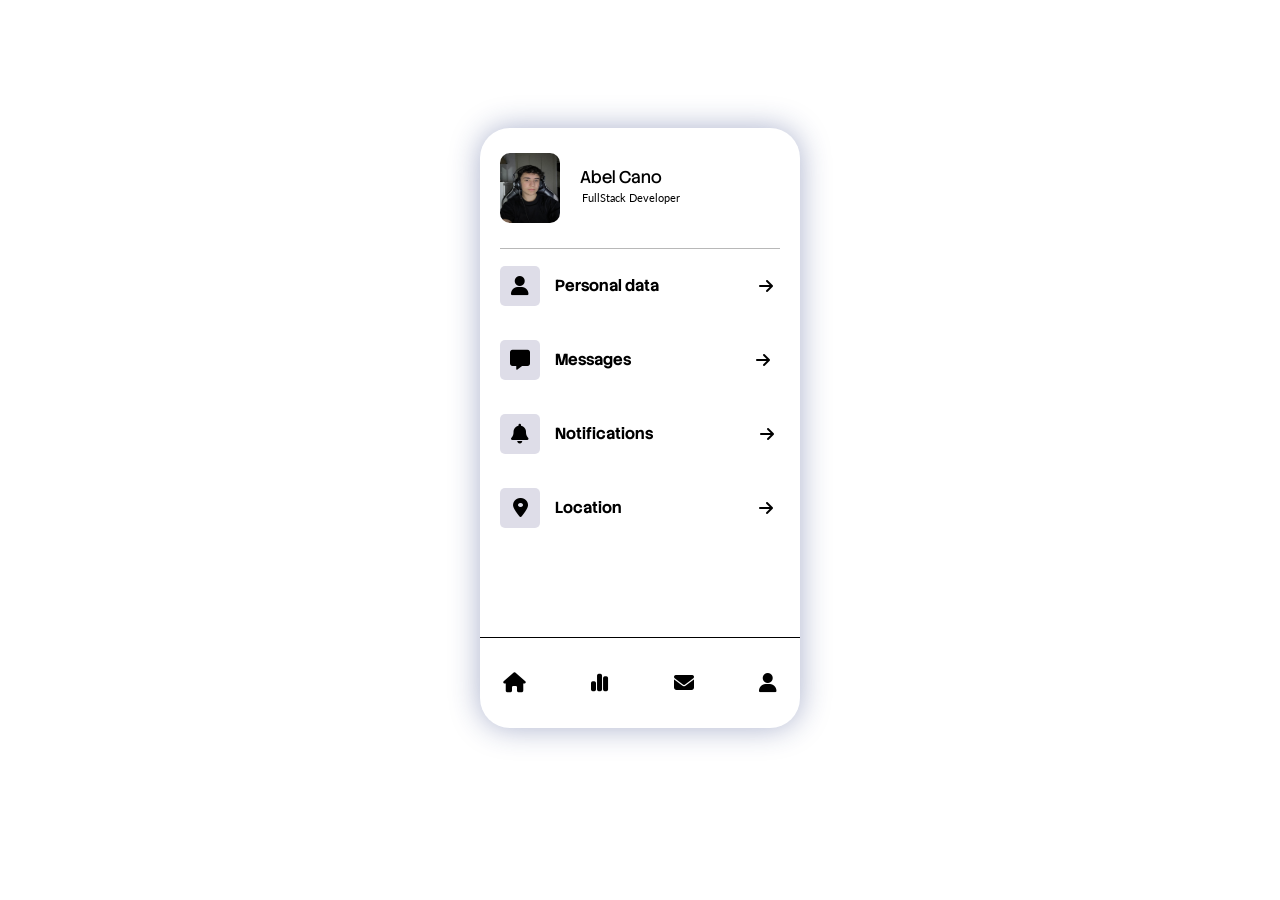
<file: index.html>
<!DOCTYPE html>
<html lang="en">
<head>
    <meta charset="UTF-8">
    <meta name="viewport" content="width=device-width, initial-scale=1.0">
    <title>MobileNav</title>
    <link rel="stylesheet" href="style.css">
    <link rel="preconnect" href="https://fonts.googleapis.com">
<link rel="preconnect" href="https://fonts.gstatic.com" crossorigin>
<link href="https://fonts.googleapis.com/css2?family=Lato:ital,wght@0,100;0,300;0,400;0,700;0,900;1,100;1,300;1,400;1,700;1,900&family=Raleway:ital,wght@0,100..900;1,100..900&family=Stack+Sans+Headline:wght@200..700&display=swap" rel="stylesheet">
 <link rel="stylesheet" href="https://cdnjs.cloudflare.com/ajax/libs/font-awesome/6.4.0/css/all.min.css">
</head>
<body>
    <div class="page">
    <div class="mobile">
        <div class="header">
            <img src="foto-persona.jpeg" width="60px" height="70px">
            <h1>Abel Cano</h1>
            <h6>FullStack Developer</h6>
            </div>
            <div class="navbar">
                    <a href="./personal-data.html">
                        <div class="apartado1">
                            <i id="icono1" class="fa-solid fa-user"></i>
                            <h2>Personal data</h2>
                            <i id="flecha1" class="fa-solid fa-arrow-right"></i>
                         </div>
                    </a>
                    <a href="./messages.html">
                        <div class="apartado2" >
                            <i id="icono2" class="fa-solid fa-message"></i>
                            <h2>Messages</h2>
                            <i id="flecha2" class="fa-solid fa-arrow-right"></i>
                        </div>
                    </a>
                     <a href="./notifications.html">
                        <div class="apartado3" >
                            <i id="icono3" class="fa-solid fa-bell"></i>
                            <h2>Notifications</h2>
                            <i id="flecha3" class="fa-solid fa-arrow-right"></i>
                        </div>
                    </a>
                    <a href="#">
                        <div class="apartado4">
                            <i id="icono4" class="fa-solid fa-location-dot"></i>
                            <h2>Location</h2>
                            <i id="flecha4" class="fa-solid fa-arrow-right"></i>
                        </div>
                    </a>
            </div>
              <div class="navbar-down">
                <i class="fa-solid fa-house"></i>
                   <i class="fa-solid fa-chart-simple"></i>
                   <i class="fa-solid fa-envelope"></i>
                <i class="fa-solid fa-user"></i>
    </div>

</div>
</body>
</html>
</file>
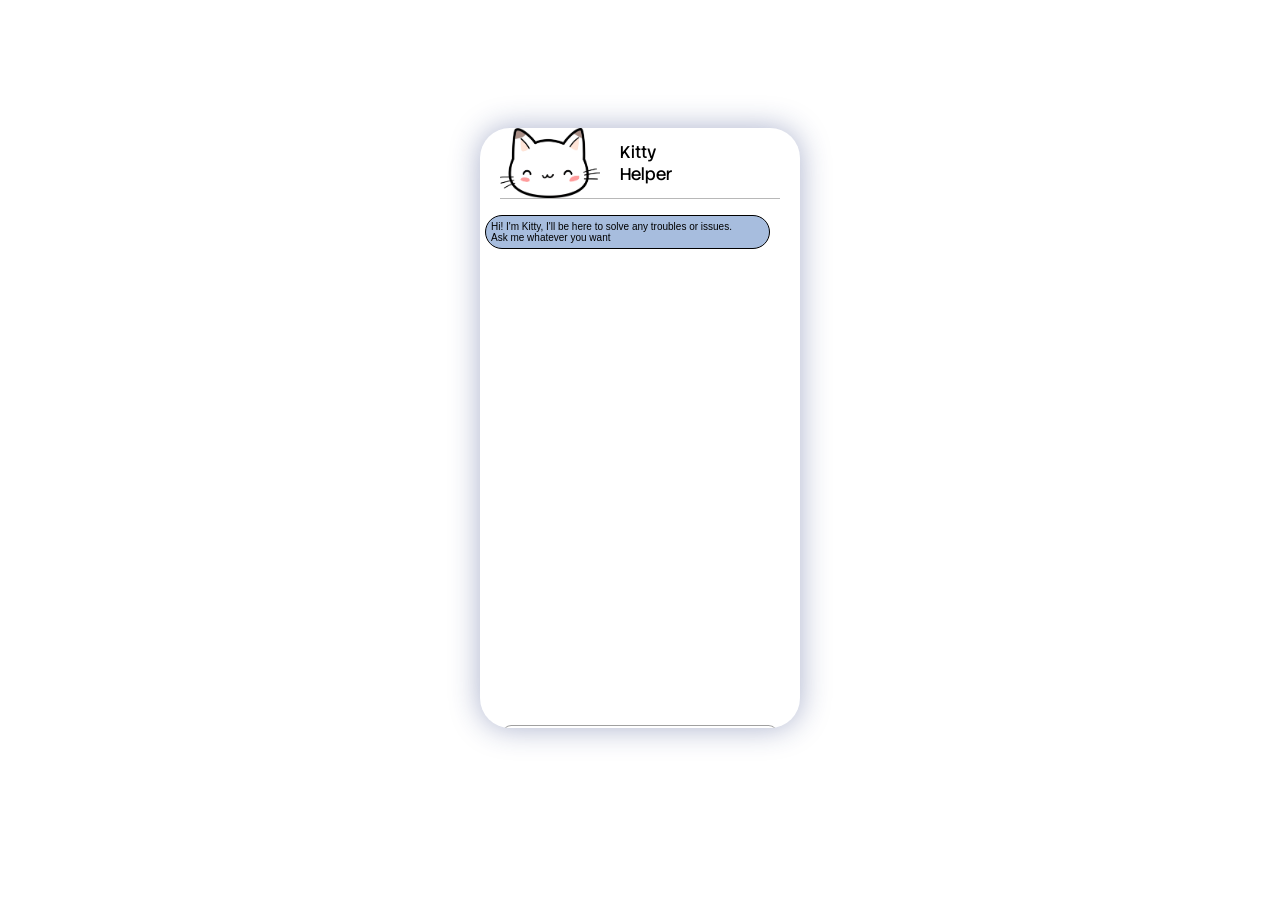
<file: messages.html>
<!DOCTYPE html>
<html lang="en">
<head>
    <meta charset="UTF-8">
    <meta name="viewport" content="width=device-width, initial-scale=1.0">
    <title>Messages 📩</title>
       <link rel="stylesheet" href="style.css">
           <link rel="preconnect" href="https://fonts.googleapis.com">
<link rel="preconnect" href="https://fonts.gstatic.com" crossorigin>
<link href="https://fonts.googleapis.com/css2?family=Lato:ital,wght@0,100;0,300;0,400;0,700;0,900;1,100;1,300;1,400;1,700;1,900&family=Raleway:ital,wght@0,100..900;1,100..900&family=Stack+Sans+Headline:wght@200..700&display=swap" rel="stylesheet">
 <link rel="stylesheet" href="https://cdnjs.cloudflare.com/ajax/libs/font-awesome/6.4.0/css/all.min.css">
</head>
<body>
    <div class="mobile1">
        <div class="header">
            <img src="gato.png" width="100px" height="70px">
            <h1>Kitty <br> Helper</h1>
        </div>
        <h5>Hi! I'm Kitty, I'll be here to solve any troubles or issues. <br> Ask me whatever you want</h5>
        <input type="text" class="text-field" placeholder="Enter your question.">
        
    </div>
</body>
</html>
</file>
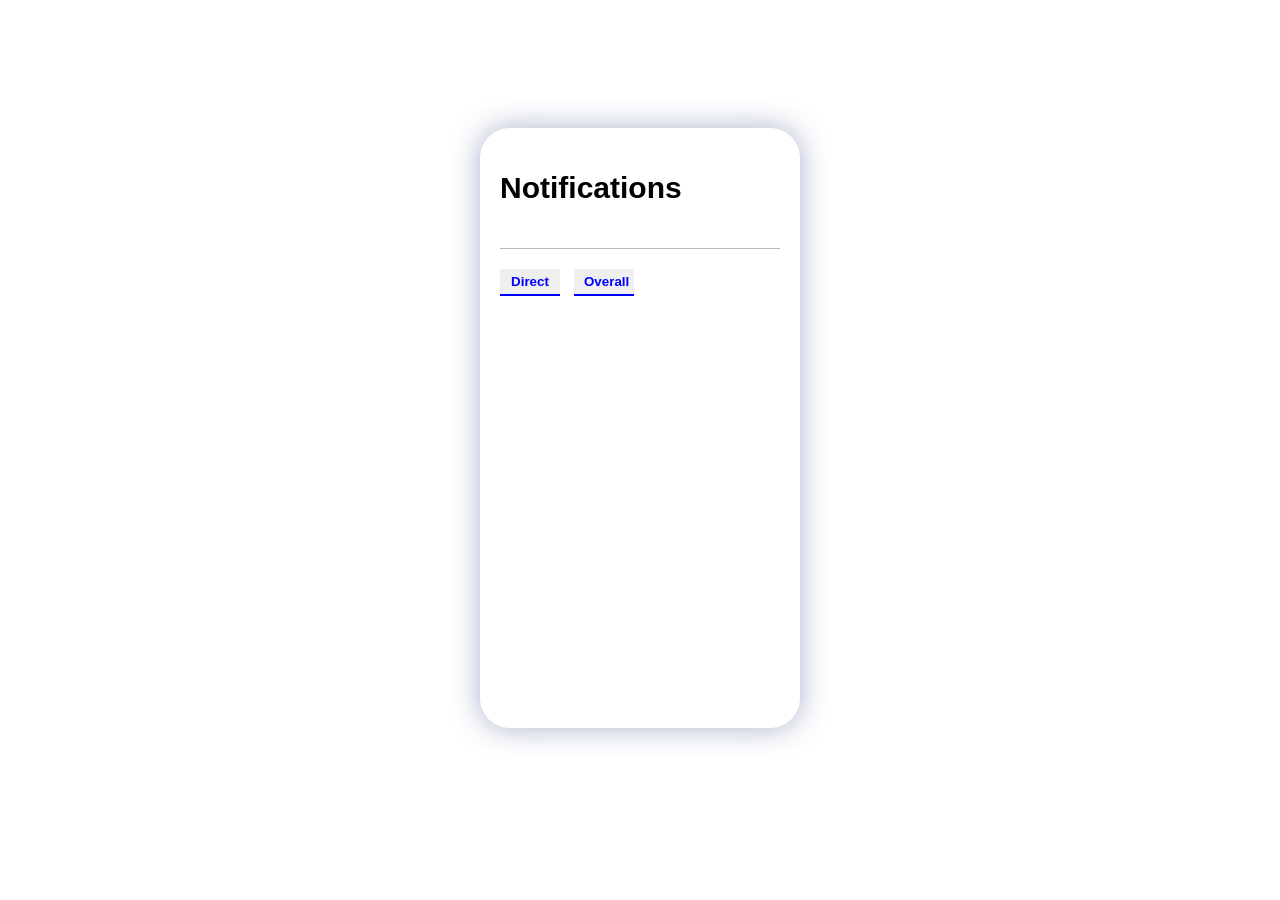
<file: notifications.html>
<!DOCTYPE html>
<html lang="en">
<head>
    <meta charset="UTF-8">
    <meta name="viewport" content="width=device-width, initial-scale=1.0">
    <title> Notifications </title>
       <link rel="stylesheet" href="style.css">
</head>
<body>
    <div class="mobile2">
        <div class="header2">
            <h1> Notifications </h1>
        </div>
        <button type="button" id="button1">Direct</button>
        <button type="button" id="button2">Overall</button>
    </div>
</body>
</html>
</file>
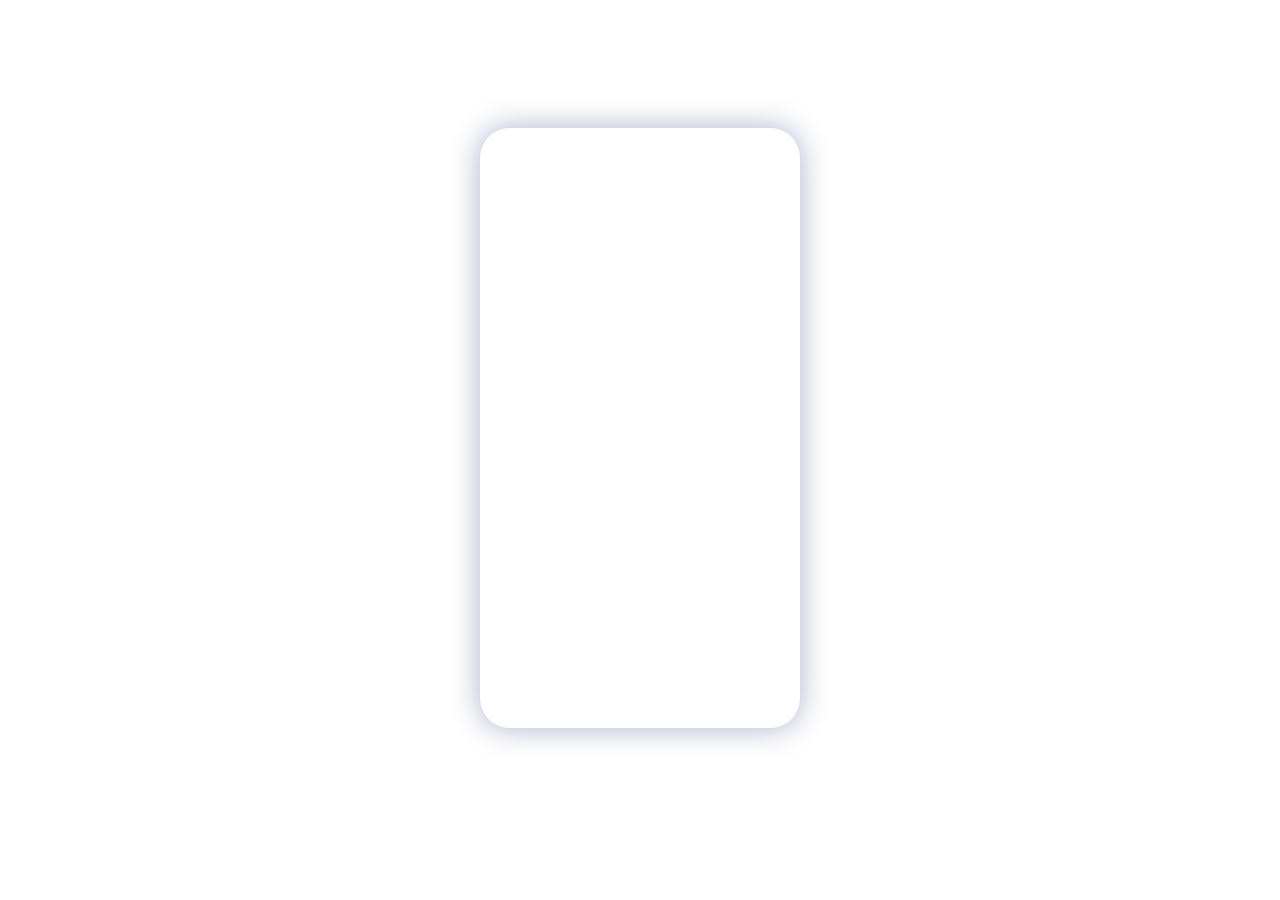
<file: personal-data.html>
<!DOCTYPE html>
<html lang="en">
<head>
    <meta charset="UTF-8">
    <meta name="viewport" content="width=device-width, initial-scale=1.0">
    <title>Personal Data</title>
       <link rel="stylesheet" href="style.css">
</head>
<body>
    <div class="mobile"></div>
</body>
</html>
</file>
<file: style.css>
body {
    display: flex;
    flex-direction: column;
    height: 95vh;
    align-items: center;
    justify-content: center;
    animation: fadeIn 0.3s ease-in;
    margin:0;
}
@keyframes fadeIn {
  from {
    opacity: 0;
    transform: translateY(20px);
  }
  to {
    opacity: 1;
    transform: translateY(0);
  }
}

body.fade-out {
  animation: fadeOut 1s ease-out forwards;
}
@keyframes fadeOut {
  from {
    opacity: 1;
    transform: translateY(0);
  }
  to {
    opacity: 0;
    transform: translateY(-20px);
  }
}

.mobile{
    width: 320px;
    height: 600px;
    background-color: rgb(255, 255, 255);
    box-shadow: 0 0 30px rgba(30, 49, 119, 0.376);
    border-radius: 30px;
     overflow: hidden;
     flex-direction: column;
     display: flex;
}

.header{
    display: flex;
    align-items: center;
    background-color: rgb(255, 255, 255);
    border-top-left-radius: 30px;
    border-top-right-radius: 30px;
    height: 120px;
    border-bottom: 1px solid rgba(0, 0, 0, 0.279);
    margin-left: 20px;
        margin-right: 20px;
}

.header img{
    border-radius: 10px;
}

.header h1{
    font-size: 17px;
    font-family: "Stack Sans Headline", sans-serif;
    font-weight: 400;
    margin-left: 30px;
    margin-top: -10px;
}

.header h6 {
    margin-top: 20px;
margin-left:-80px;
font-family: "Lato", sans-serif;
  font-weight: 400;
}




.apartado1:hover{
    background-color: rgba(218, 218, 218, 0.63);
}



h2{
    margin-left: 15px;
    font-size: 16px;
        font-family: "Stack Sans Headline", sans-serif;
}

#flecha1{
    margin-left: 100px;
}

a{
    text-decoration: none;
    color:black;
}


.apartado2:hover{
    background-color: rgba(218, 218, 218, 0.63);
}


#flecha2{
    margin-left: 125px;
}

.apartado3, .apartado1, .apartado2, .apartado4{
    display: flex;
    width: 100%;
    align-items: center;
    height: 6vh;
       padding: 10px 0px;
}

.apartado3:hover{
    background-color: rgba(218, 218, 218, 0.63);
}

#icono3, #icono1, #icono2, #icono4{
    background-color: rgba(202, 200, 219, 0.624);
    display:flex;         
    text-align: center;
    align-items: center;      
    justify-content: center;    
    border-radius:5px;
    margin-left: 20px;
    font-size: 20px;
    height: 40px;
    width: 40px;
}

#flecha3{
    margin-left: 107px;
}

.apartado4:hover{
    background-color: rgba(218, 218, 218, 0.63);
}

#flecha4{
    margin-left: 137px;
}

.navbar-down{
width: 100%;
height: 10vh;
border-top: 1px solid black;
text-align: center;
display: inline-flex;
  justify-content: space-around;
  font-size: 20px;
  align-items: center;
gap: 20px;
 margin-top: auto;
}

.navbar-down i{
    padding: 10px 10px;
}

.navbar-down i:hover {
    background-color: rgba(200, 199, 199, 0.526);
    border-radius: 30px;
}


/*MESSAGES.HTML*/


.mobile1{
    width: 320px;
    height: 600px;
    background-color: rgb(255, 255, 255);
    box-shadow: 0 0 30px rgba(30, 49, 119, 0.376);
    border-radius: 30px;
     overflow: hidden;
     flex-direction:column;
     display: flex;
     margin: 0;
}




.mobile1 h1,h6{
      margin: 0;
}


.header h1{
    margin-left: 20px;

}


.mobile1 h5{
font-size: 10px;
font-family: Arial, Helvetica, sans-serif;
font-weight: 300;
margin-left: 5px;
top: 100px;
border-radius: 20px;
border: 1px solid black;
margin-right: 30px;
padding: 5px 5px;
background-color: #a7bdde;
animation: message 1s ease;
}
.mobile1 h5:hover{
    background-color: #97afd4;
}

@keyframes message{
    from {
        transform: translateY(1000%);
    }
    to{
        transform: translateY(0%);
    }
}
.mobile1 input{
    margin-top:51vh;
    height:5vh;
    margin-left: 7%;
    margin-right: 7%;
    border: none;
    border-radius: 20px;
    border: 1px solid rgba(0, 0, 0, 0.372);
}
.mobile1 input:hover{
    background-color: rgb(226, 226, 226);
}

.mobile1 input::placeholder{
    font-size: 13px;
left: 20px;
}

/*NOTIFICATIONS PANEL*/

.header2{
     display: flex;
    align-items: center;
    background-color: rgb(255, 255, 255);
    border-top-left-radius: 30px;
    border-top-right-radius: 30px;
    height: 120px;
    border-bottom: 1px solid rgba(0, 0, 0, 0.279);
    margin-left: 20px;
    margin-right: 20px;
      text-align: center;
}

.header2 h1{
  font-family: "Stack Sans Headline", sans-serif;
  font-size: 30px;
  text-align: center;
}

.mobile2{
      width: 320px;
    height: 600px;
    background-color: rgb(255, 255, 255);
    box-shadow: 0 0 30px rgba(30, 49, 119, 0.376);
    border-radius: 30px;
     overflow: hidden;
     flex-direction: column;
     display: inline-block;
}
#button1{
    width:60px;
    margin-top: 20px;
  padding: 5px 10px;
  margin-left: 20px;
  border: 0;
  color:#0000FF;
    font-family: Arial, Helvetica, sans-serif;
    font-weight: 600;
    text-align: center;
    align-items: center;
    justify-content: center;
    border-bottom: 2px solid #0000FF;
    gap:10px
}
#button2{
    width:60px;
    margin-top: 20px;
  padding: 5px 10px;
  margin-left: 10px;
  border: 0;
  color:#0000FF;
    font-family: Arial, Helvetica, sans-serif;
    font-weight: 600;
    text-align: center;
    align-items: center;
    justify-content: center;
    border-bottom: 2px solid #0000FF;
}
</file>
